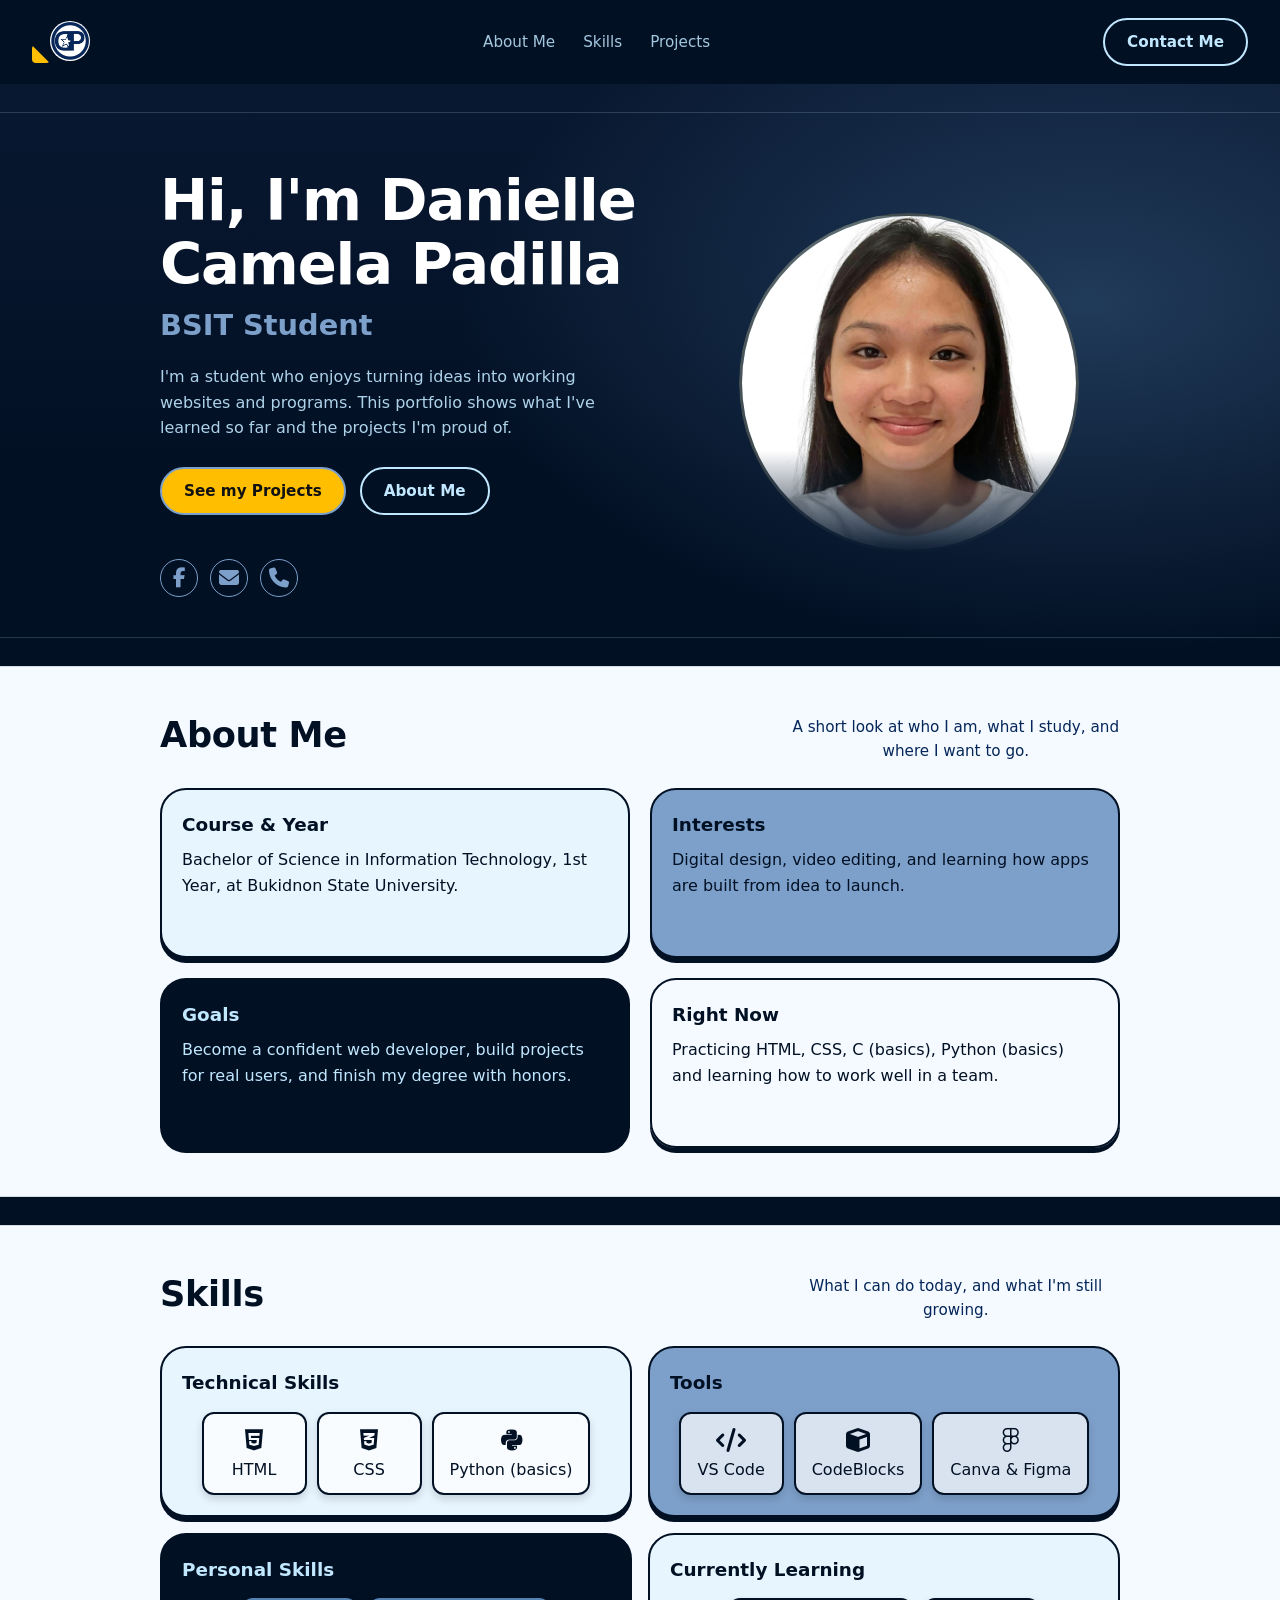
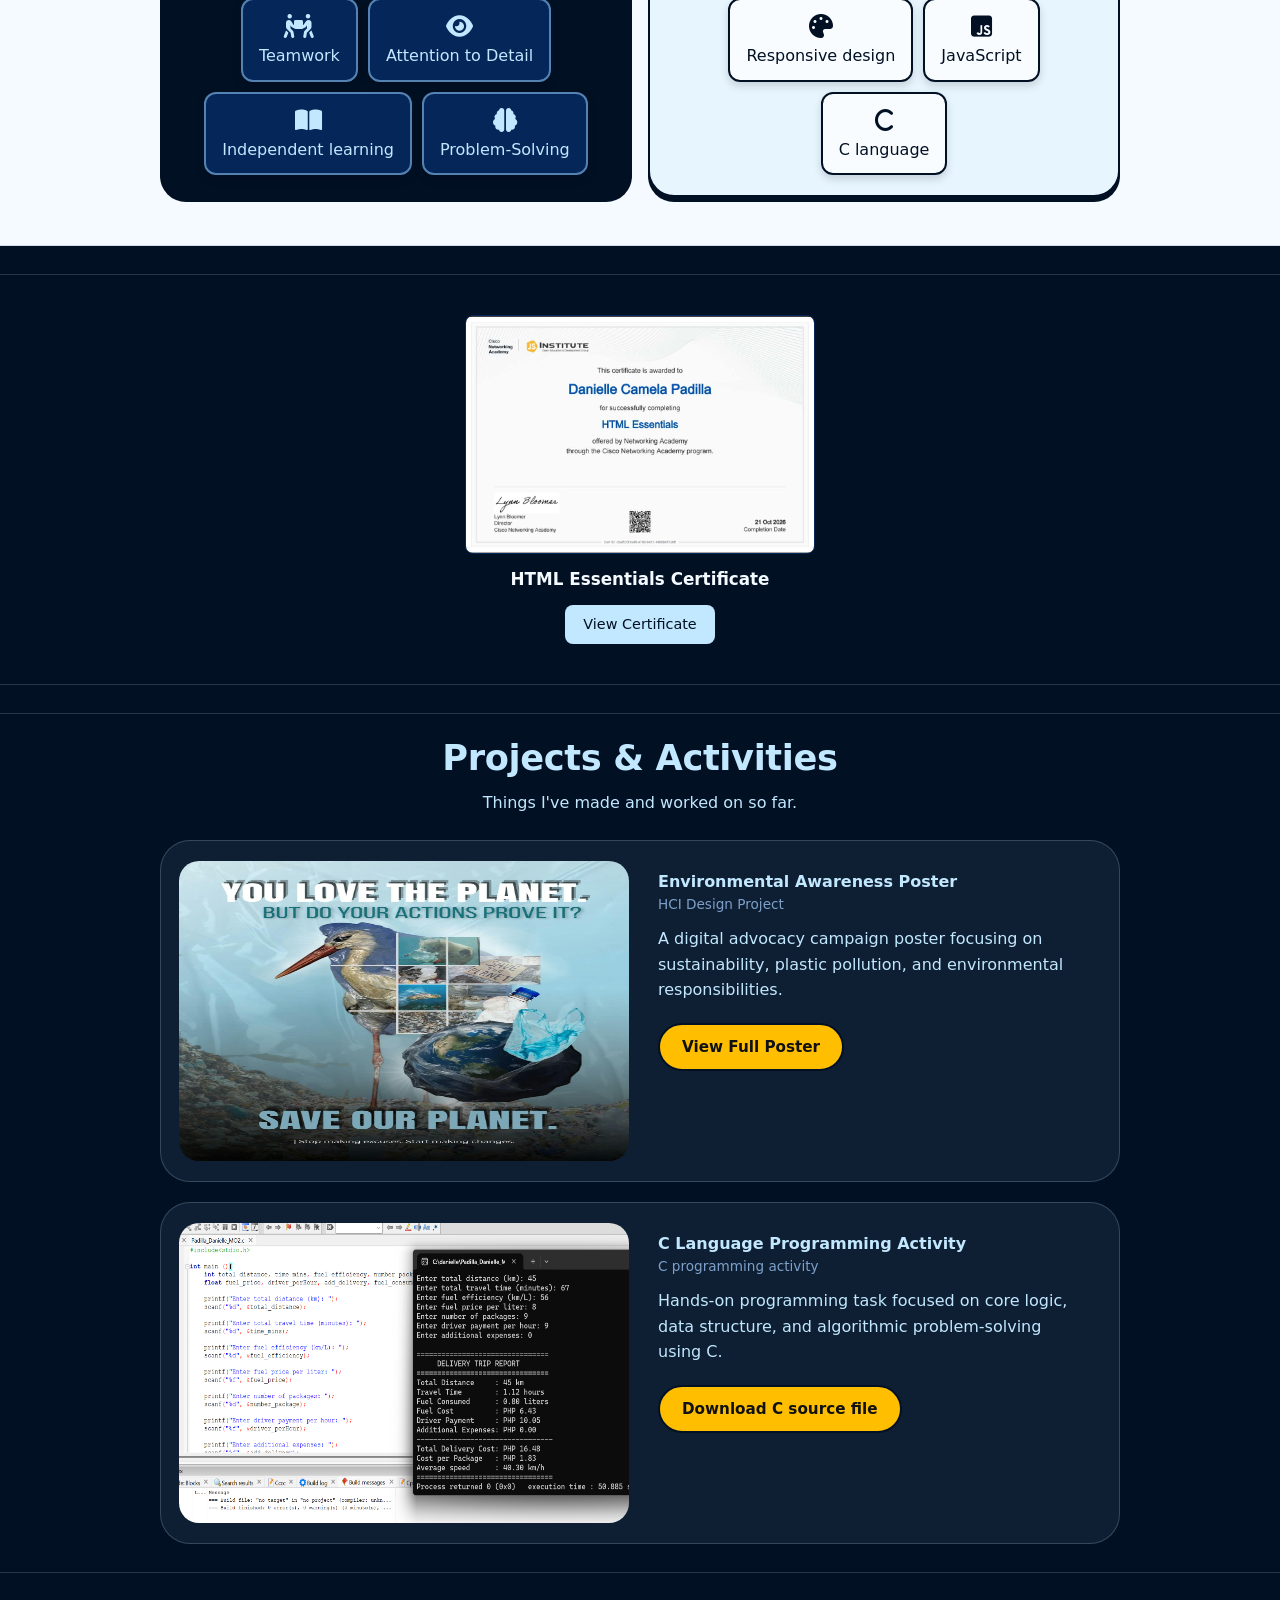
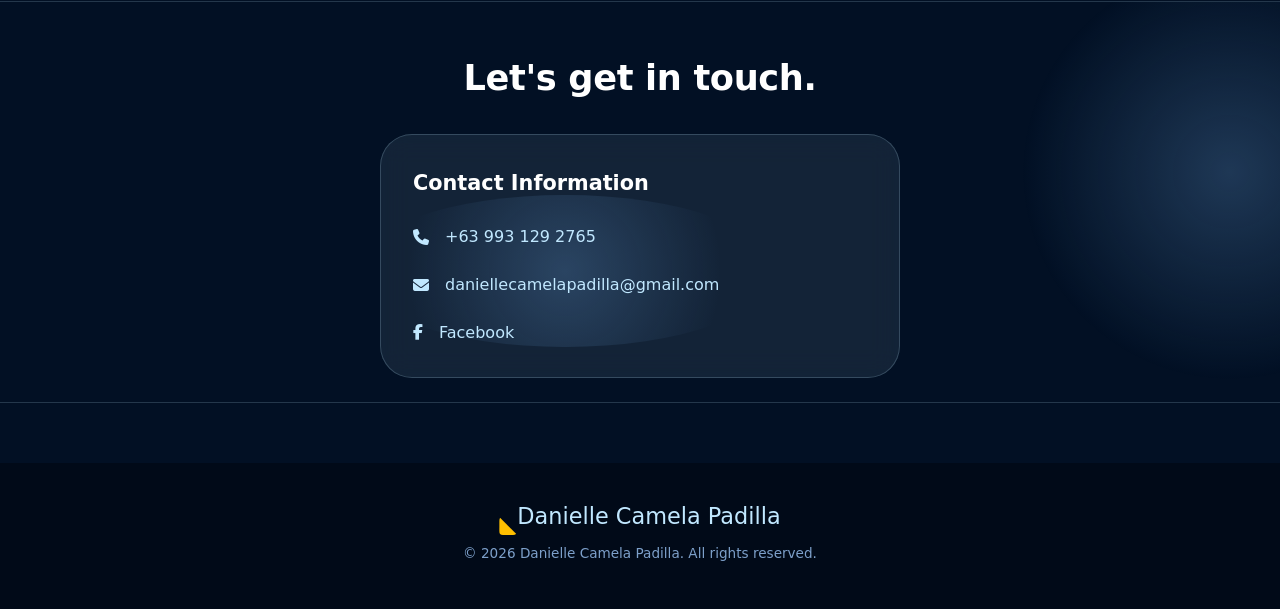
<file: index.html>
<!DOCTYPE html>
<html lang="en">
<head>
    <meta charset="UTF-8">
    <meta name="viewport" content="width=device-width, initial-scale=1.0">
    <title>Danielle Camela Padilla | Student Portfolio</title>
    <link rel="stylesheet" href="style.css">
    <link href="https://cdnjs.cloudflare.com/ajax/libs/font-awesome/6.5.1/css/all.min.css" rel="stylesheet">
</head>
<body>
    <video autoplay muted loop playsenline class="bg-video">
        <source src="assets\liveBackground.mp4" type="video/mp4">
    </video>

    <header class="nav-wrap">
        <nav class="nav" aria-label="Main">
            <a class="brand" href="#home"><span class="brand-mark"></span>
                <img src="assets/profile_logo.jpg" alt="logo">
            </a>

            <div class="nav-right">
                 <ul>
                    <li><a href="#about">About Me</a></li>
                    <li><a href="#skills">Skills</a></li>
                    <li><a href="#projects">Projects</a></li>
                </ul>
            </div>
                <a class="btn btn-ghost" href="#contact">Contact Me</a>
        </nav>
    </header>

    <main>
        <section class="hero" id="home">
            <div class="hero-text">
                <h1>Hi, I'm Danielle Camela Padilla</h1>
                <p class="role">BSIT Student</p>
                <p class="lead">I'm a student who enjoys turning ideas into working websites and programs.
This portfolio shows what I've learned so far and the projects I'm proud of.</p>
                <div class="actions">
                    <a class="btn btn-primary" href="#projects">See my Projects</a>
                    <a class="btn btn-ghost" href="#about">About Me</a>
                </div>
                <ul class="socials" aria-label="Social links">
                    <li><a href="https://www.facebook.com/danielle.camela.padilla.2025" target="_blank" rel="noopener" aria-label="Facebook">
                            <i class="fa-brands fa-facebook-f"></i>
                        </a>
                    </li>
                    <li><a href="mailto:daniellecamelapadilla@gmail.com" aria-label="Email">
                            <i class="fa-solid fa-envelope"></i>
                        </a>
                    </li>
                    <li><a href="tel:+639931292765" aria-label="Phone">
                            <i class="fa-solid fa-phone"></i>
                        </a>
                    </li>
                </ul>
            </div>
            <div class="hero-photo">
                <div class="photo-circle">
                    <img src="assets\photoProfile.jpg" alt="Profile Picture">
                </div>
            </div>
       </section>

       <section class="card-light block" id="about">
        <div class="block-head">
            <h2>About Me</h2>
            <p>A short look at who I am, what I study, and where I want to go.</p>
        </div>
        <div class="grid-2">
            <article class="tile tile-american">
                <h3>Course &amp; Year</h3>
                <p>Bachelor of Science in Information Technology, 1st Year, at Bukidnon State University.</p>
            </article>
            <article class="tile tile-blue">
                <h3>Interests</h3>
                <p>Digital design, video editing, and learning how apps are built from idea to launch.</p>
            </article>
            <article class="tile tile-itom">
                <h3>Goals</h3>
                <p>Become a confident web developer, build projects for real users, and finish my degree with honors.</p>
            </article>
            <article class="tile tile-pale">
                <h3>Right Now</h3>
                <p>Practicing HTML, CSS, C (basics), Python (basics) and learning how to work well in a team.</p>
            </article>
        </div>
       </section>

       <section class="card-light block" id="skills">
        <div class="block-head">
            <h2>Skills</h2>
            <p>What I can do today, and what I'm still growing.</p>
        </div>
        <div class="grid-2">
            <article class="tile tile-american">
                <h3>Technical Skills</h3>
                <ul class="chips">
                    <li><i class="fa-brands fa-html5"></i>HTML</li>
                    <li><i class="fa-brands fa-css3-alt"></i>CSS</li>
                    <li><i class="fa-brands fa-python"></i>Python (basics)</li>
                </ul>
            </article>
            <article class="tile tile-blue">
                <h3>Tools</h3>
                <ul class="chips">
                    <li><i class="fa-solid fa-code"></i>VS Code</li>
                    <li><i class="fa-solid fa-cube"></i>CodeBlocks</li>
                    <li><i class="fa-brands fa-figma"></i>Canva &amp; Figma</li>
                </ul>
            </article>
            <article class="tile tile-itom">
                <h3>Personal Skills</h3>
                <ul class="chips">
                    <li><i class="fa-solid fa-people-carry-box"></i>Teamwork</li>
                    <li><i class="fa-solid fa-eye"></i>Attention to Detail</li>
                    <li><i class="fa-solid fa-book-open"></i>Independent learning</li>
                    <li><i class="fa-solid fa-brain"></i>Problem-Solving</li>
                </ul>
            </article>
            <article class="tile tile-american">
                <h3>Currently Learning</h3>
                <ul class="chips">
                    <li><i class="fa-solid fa-palette"></i>Responsive design</li>
                    <li><i class="fa-brands fa-square-js"></i>JavaScript</li>
                    <li><i class="fa-solid fa-c"></i>C language</li>
                </ul>
            </article>
        </div>
       </section>

       <section class="block" id="certificates">
        <div class="cert-row">
            <div class="cert-item">
                <img src="assets/certificate1.jpg" alt="HTML Essentials Certificate">
                <h4>HTML Essentials Certificate</h4>
                <a href="assets/HTML_Essentials_certificate_2601102702-student-buksu-edu-ph_c5af533f-bef6-4780-b451-1469845726ff.pdf" target="_blank" rel="noopener" class="cert-btn">View Certificate</a>
            </div>
        </div>
       </section>

       <section class="works" id="projects">
        <div class="work-head">
            <h2>Projects &amp; Activities</h2>
            <p>Things I've made and worked on so far.</p>
        </div>

        <article class="work">
            <div class="work-img">
                <img class="work-poster" src="assets/designPoster.jpg" alt="Environmental awareness poster">
            </div>
            <div class="work-info">
                <h4>Environmental Awareness Poster</h4>
                <p class="meta">HCI Design Project</p>
                <p>A digital advocacy campaign poster focusing on sustainability, plastic pollution, and environmental responsibilities.</p>
                <a class="btn btn-primary" href="assets\designPoster.jpg" target="_blank" rel="noopener">View Full Poster</a>
            </div>
        </article>

        <article class="work">
            <div class="work-img">
                <img src="assets/c_activity.png" alt="C programming activity screenshot">
            </div>
            <div class="work-info">
                <h4>C Language Programming Activity</h4>
                <p class="meta">C programming activity</p>
                <p>Hands-on programming task focused on core logic, data structure, and algorithmic problem-solving using C.</p>
                <a class="btn btn-primary" href="assets/Padilla_Danielle_MO2.c" download target="_blank">Download C source file</a>
            </div>
        </article>
       </section>

       <section class="contact" id="contact">
        <h2>Let's get in touch.</h2>
        <div class="contacts-grid">
            <aside class="glass info">
                <h3>Contact Information</h3>
                <ul>
                    <li><i class="fa-solid fa-phone"></i><a href="tel:+639931292765">+63 993 129 2765</a></li>
                    <li><i class="fa-solid fa-envelope"></i><a href="mailto:daniellecamelapadilla@gmail.com">daniellecamelapadilla@gmail.com</a></li>
                    <li><i class="fa-brands fa-facebook-f"></i><a href="https://www.facebook.com/danielle.camela.padilla.2025" target="_blank" rel="noopener">Facebook</a></li>
                </ul>
            </aside>
        </div>
       </section>
    </main>

    <footer>
        <p class="brand"><span class="brand-mark"></span>Danielle Camela Padilla</p>
        <p>&copy; 2026 Danielle Camela Padilla. All rights reserved.</p>
    </footer>
</body>
</html>
</file>
<file: style.css>
:root{
  --ink:#021024;      
  --navy:#052659;
  --blue:#5483B3;
  --sky:#7DA0CA;
  --ice:#C1E8FF;
  --paper:#F4FAFF;
  --accent-amber:#FFBF00;
  --radius:36px;
  --content-max:960px;
  --gutter:20px;
  --divider:rgba(193,232,255,.18);
}
*{
    box-sizing:border-box;
    margin:0;
    padding:0;
}
html{
    scroll-behavior:smooth;
    scroll-padding-top:90px;
}
body{
    font-family:"DM Sans",system-ui,sans-serif;
    color:var(--ink);
    line-height:1.6;
    background: radial-gradient(900px 500px at 85% 8%,rgba(84,131,179,.35),transparent 70%), linear-gradient(180deg,#0a1a33 0,var(--ink) 480px);
    background-color:var(--ink);
}
.bg-video{
    position:fixed;
    top:0;
    left:0;
    width:100%;
    height:100%;
    object-fit:cover;
    z-index:-1;
    object-fit:cover;
}
a{
    color:inherit;
}
ul{
    list-style:none;
}
:focus-visible{
    outline:3px solid var(--ice);
    outline-offset:3px;
}
main,.nav{
    width:100%;
    max-width:100%;
    margin-inline:0;
}
main{
    display:flex;
    flex-direction:column;
    gap:28px;
    padding-bottom:60px;
}

/* NAV */
.nav-wrap{
    position:sticky;
    top:0;
    z-index:10;
    display:flex;
    justify-content:center;
}
.nav{
    display:flex;
    align-items:center;
    justify-content:space-between;
    gap:16px;
    background:var(--ink);
    padding:18px 32px;
    color:var(--ice);
}
.nav-right{
    display:flex;
    align-items:center;
    justify-content:center;
    gap:24px;
    margin:0;

}
.nav ul{
    display:flex;
    gap:28px;
    font-size:.95rem;
}
.nav ul a{
    text-decoration:none;
    opacity:.85;
}
.nav ul a:hover{
    opacity:1;
    text-decoration:underline;
    text-underline-offset:6px;
    color:var(--accent-amber);
    transition: color 0.3s ease;
}
.brand{
    display:flex;
    align-items:flex-end;
    text-decoration:none;
}
.brand .brand-mark,
.brand img{
    transition: transform 0.3s cubic-bezier(0.175, 0.885, 0.32, 1.275), filter 0.3s ease;
}
.brand img{
    width:40px;
    height:40px;
    object-fit:cover;
    border-radius:50%;
    margin-bottom:2px;
}
.brand-mark{
    width:18px;
    height:18px;
    border-radius:4px;
    display:inline-block;
    background-color:var(--accent-amber);
    clip-path:polygon(0 100%,0 0,100% 100%);
}
.brand:hover img{
    transform:scale(1.08);
    filter:drop-shadow(0 0 8px rgba(255, 193, 7, 0.45));
}
.brand:hover .brand-mark{
    transform: translate(-3px, -3px) rotate(-12deg);
}

/* BUTTONS */
.btn{
    display:inline-block;
    padding:10px 22px;
    border-radius:999px;
    font-weight:700;
    font-size:.95rem;
    text-decoration:none;
    border:2px solid var(--ink);
}
.btn:hover{
    transform:translateY(-2px);
}
a.btn-primary,
.btn-primary{
    background-color:var(--accent-amber);
    color:#111111;
    border:2px solid var(--ink);
    font-weight:600;
    transition:all 0.3s cubic-bezier(0.4, 0, 0.2, 1)!important;
}
a.btn-primary:hover,
.btn-primary:hover{
    background-color:var(--accent-amber);
    border-color:var(--accent-amber);
    transform:translateY(-3px);
    box-shadow:0 6px 16px rgba(255, 191, 0, 0.35)!important;
}
.btn-outline{
    background:var(--paper);
    color:var(--ink);
    box-shadow:0 4px 0 var(--ink);
    }
.btn-ghost{
    background:transparent;
    color:var(--ice);
    border-color:var(--ice);
}
.btn-ghost:hover{
    background:var(--ice);
    color:var(--navy);
}

/* FULL-WIDTH SECTION BANDS */
main > section{
    width:100%;
    max-width:none;
    margin-inline:0;
    padding-inline:var(--gutter);
    border-radius:0;
    border-inline:0;
    border-block:1px solid var(--divider);
}

/* Inner content */
:where(section:not(.hero), .block, .card-light) > *{
    max-width:var(--content-max);
    margin-inline:auto;
}

/* LIGHT CARD */
.card-light{
    --divider:rgba(5,38,89,.14);
    background:var(--paper);
    padding:48px var(--gutter);
}

/* HERO  (no container) */
.hero{
    margin-top:28px;
    display:grid;
    grid-template-columns:1.1fr .9fr;
    gap:24px;
    align-items:center;
    padding:56px max(var(--gutter), calc((100% - var(--content-max)) / 2)) 40px;
    color:var(--ice);
}
h1{
    font-size:clamp(2.2rem,5vw,3.6rem);
    line-height:1.1;
    letter-spacing:-.02em;
    color:#fff;
}
.role{
    font-size:clamp(1.3rem,2.6vw,1.8rem);
    font-weight:700;
    color:var(--sky);
    margin:6px 0 16px;
}
.lead{
    margin:0 0 26px;
    max-width:46ch;
    color:var(--ice);
    opacity:.9;
}
.actions{
    display:flex;
    gap:14px;
    flex-wrap:wrap;
}
.hero .btn-primary{
    border-color:var(--sky);
    box-shadow:none;
}
.socials{
    display:flex;
    gap:12px;
    margin-top:44px;
}
.socials a{
    width:38px;
    height:38px;
    border:1.5px solid var(--sky);
    border-radius:50%;
    color:var(--sky);
    display:flex;
    align-items:center;
    justify-content:center;
    transition:background .15s,color .15s;
    text-decoration:none;
}
.socials a:hover{
    background:var(--sky);
    color:var(--ink);
}
.socials .fa-solid,
.socials .fa-brands{
    font-size:20px;
    line-height:1;
}
.hero-photo{
    display:flex;
    justify-content:center;
}
.photo-circle{
    width:min(340px,100%);
    aspect-ratio:1;
    border-radius:50%;
    overflow:hidden;
    background:radial-gradient(circle at 50% 30%,var(--blue),var(--navy) 70%);
    box-shadow:0 0 90px rgba(84,131,179,.45);
    -webkit-mask-image:linear-gradient(#000 70%,transparent);
    mask-image:linear-gradient(#000 70%,transparent);
    transition:box-shadow 0.4s ease, border-color 0.45s ease;
    border:3px solid rgba(245, 184, 46, 0.25);

}
.photo-circle img{
    display:block;
    width:100%;
    height:100%;
    object-fit:cover;
    transition:transform 0.4s ease, filter 0.45s ease;
}
.photo-circle:hover{
    border-color:var(--accent-amber);
    box-shadow:0 6px 16px rgba(255, 191, 0, 0.35);
    transform:translateY(-4px);
}
.photo-circle:hover img{
    transform:scale(1.06);
    filter:brightness(1.4);
}

/* SECTION BLOCKS (about) */
.block-head{
    display:flex;
    justify-content:space-between;
    gap:32px;
    align-items:flex-start;
    margin-bottom:24px;
    width:100%;
    text-align:center;
}
.block-head p{
    max-width:34ch;
    font-size:.95rem;
    color:var(--navy);
}
h2{
    font-size:clamp(1.6rem,3vw,2.2rem);
    line-height:1.15;
    letter-spacing:-.01em;
    max-width:12ch;
}
h3{
    font-size:1.15rem;
    margin-bottom:8px;
}
.grid-2{
    display:grid;
    grid-template-columns:1fr 1fr;
    gap:20px
}
.tile{
    border-radius:26px;
    padding:20px;
    min-height:170px;
    border:2px solid var(--ink);
    box-shadow:0 5px 0 var(--ink);
    transition: transform 0.3s ease-in-out, box-shadow 0.3s ease-in-out;
}
.tile-american{
    background:#E7F5FF;
}
.tile-blue{
    background:var(--sky);
}
.tile-itom{
    background:var(--ink);
    color:var(--ice);
}
.chips{
    display:flex;
    flex-wrap:wrap;
    justify-content:center;
    gap:10px;
    margin-top:14px;
    padding:0;
    list-style:none;
}
#skills .grid-2{
    display:grid;
    grid-template-columns:repeat(2, 1fr);
    gap:16px;
    margin-top: 20px;
}
.chips li{
    display:inline-flex;
    flex-direction:column;
    align-items:center;
    justify-content:center;
    gap:8px;
    background:rgba(255, 255, 255, 0.7);
    color:var(--ink);
    padding:14px 16px;
    border: 2px solid var(--ink);
    box-shadow:0 4px 8px rgba(0, 0, 0, 0.15);
    border-radius:12px;
    min-width:105px;
    text-align:center;
    line-height:1.2;
    transition: transform 0.3s cubic-bezier(0.4, 0, 0.2, 1), border-color 0.3s ease, box-shadow 0.3s ease;
}
.chips li i{
    font-size:1.5rem;
    margin-right:0;
}
.tile-itom .chips li{
    background:var(--navy);
    color:var(--ice);
    border-color:var(--blue);
}
.chips li:hover{
    transform:translateY(-5px);
    box-shadow:0 8px 18px rgba(255, 191, 0, 0.25);
    background-color:var(--accent-amber);
}
.tile:hover{
    transform:translateY(-3px);
    box-shadow:0 8px 16px rgba(0, 0, 0, 0.2);
}
.cert-row{
    display:flex;
    justify-content:center;
    gap:30px;
    width:100%;
    max-width:var(--content-max);
    margin:40px auto;
    flex-wrap:wrap;
}
.cert-item{
    display:flex;
    flex-direction:column;
    align-items:center;
    text-align:center;
    gap:12px;
    min-width:280px;
    max-width:400px;
}
.cert-item img{
    width:100%;
    max-width:350px;
    height:auto;
    border-radius:8px;
    border:1px solid var(--navy);
}
.cert-item h4{
    margin:0;
    font-size:1.05rem;
    color:var(--paper);
}
.cert-btn{
    display:inline-block;
    padding:8px 18px;
    background-color:var(--ice);
    color:var(--ink);
    text-decoration:none;
    border-radius:8px;
    font-size:0.9rem;
    font-weight:500;
    transition:background-color 0.2s ease, transform 0.2s ease;
}
.cert-btn:hover{
    box-shadow:0 6px 16px rgba(255, 191, 0, 0.35);
    background-color:var(--accent-amber);
    transform:translateY(-2px);
}
@media (max-width:768px){
    .cert-row{
        flex-direction:column;
        align-items:center;
    }
}
/* PROJECTS (dark section and glassy) */
.works{
    color:var(--ice);
    padding:24px var(--gutter) 8px;
}
.work-head{
    margin-bottom:24px;
    text-align:center;
    width:100%;
    display:block;
    max-width:100%;
    margin-left:auto;
    margin-right:auto;
}
.work-head h2,
.work-head p{
    text-align:center;
    margin-left:auto;
    margin-right:auto;
    margin-bottom:12px;
    display: block;
    width:100%;
    max-width:none;
}
.work{
    display:grid;
    grid-template-columns:1fr 1fr;
    gap:28px;
    justify-items:center;
    background:rgba(193,232,255,.07);
    border:1px solid rgba(193,232,255,.2);
    border-radius:30px;
    padding:20px;
    margin-bottom:20px;
    transition: transform 0.3s ease-in-out, box-shadow 0.3s ease-in-out;

}
.work-img{
    border-radius:20px;
    overflow:hidden;
    line-height:0;
}
.work-img img{
    width:450px;
    height:300px;
    display:block;
}
.work-info{
    padding:8px 12px 8px 4px;
}
.work-info .meta{
    color:var(--sky);
    font-size:.85rem;
    margin-bottom:10px;
}
.work-info p:not(.meta){
    margin-bottom:20px;
    max-width:46ch;
}
.work:hover{
    transform:translateY(-3px);
    box-shadow:0 8px 16px rgba(255, 191, 0, 0.2);
}

/* CONTACT (glass) */
.contact{
    position:relative;
    overflow:hidden;
    text-align:center;
    color:var(--ice);
    padding:56px var(--gutter) 24px;
}
.contact::before{
    content:"";
    position:absolute;
    right:-160px;
    top:-40px;
    width:420px;
    aspect-ratio:1;
    border-radius:50%;
    background:radial-gradient(circle,rgba(84,131,179,.35),transparent 70%);
    z-index:-1;
}
.contact h2{
    max-width:none;
    margin-bottom:36px;
    color:#fff;
}
.contacts-grid{
    display:grid;
    grid-template-columns:minmax(0,520px);
    justify-content:center;
    text-align:left;
}
.glass{
    background:rgba(193,232,255,.09);
    border:1px solid rgba(193,232,255,.2);
    -webkit-backdrop-filter:blur(14px);
    backdrop-filter:blur(14px);
    }
.info{
    border-radius:32px;
    padding:32px;
    position:relative;
}
.info::after{
    content:"";
    position:absolute;
    left:-26px;
    top: 60px;
    bottom: 30px;
    width:420px;
    aspect-ratio:1;
    border-radius:50%;
    background:rgba(125,160,202,.35);
    background:radial-gradient(circle,rgba(84,131,179,.35),transparent 70%);
    z-index:-1;
}
.info h3{
    font-size:1.3rem;
    margin-bottom:24px;
    color:#fff;
}
.info li{
    display:flex;
    align-items:center;
    gap:16px;
    margin-bottom:22px;
    word-break:break-word;
}
.info li:last-child{
    margin-bottom:0;
}
.info a{
    text-decoration:none;
}
.info a:hover{
    text-decoration:underline;
    text-underline-offset:4px;
}
/* FOOTER */
footer{
    display:flex;
    flex-direction:column;
    align-items:center;
    gap:8px;
    padding:36px 0 44px;
    color:var(--sky);
    font-size:.85rem;
    background:#010a18;
}
footer .brand{
    color:var(--ice);
    font-size:1.4rem;
}

/* RESPONSIVE */
@media (max-width:820px){
  .nav ul{
    display:none;
  }
  .card-light{
    padding:28px var(--gutter);
  }
  .hero{
    padding-inline:var(--gutter);
  }
  .hero,.work,.grid-2{
    grid-template-columns:1fr;
  }
  .block-head{
    flex-direction:column;gap:8px;
  }
}
@media (prefers-reduced-motion:reduce){
  html{
    scroll-behavior:auto;
  }
  .btn,.chips li,.tile,.work{
    transition:none;
  }
}
</file>
